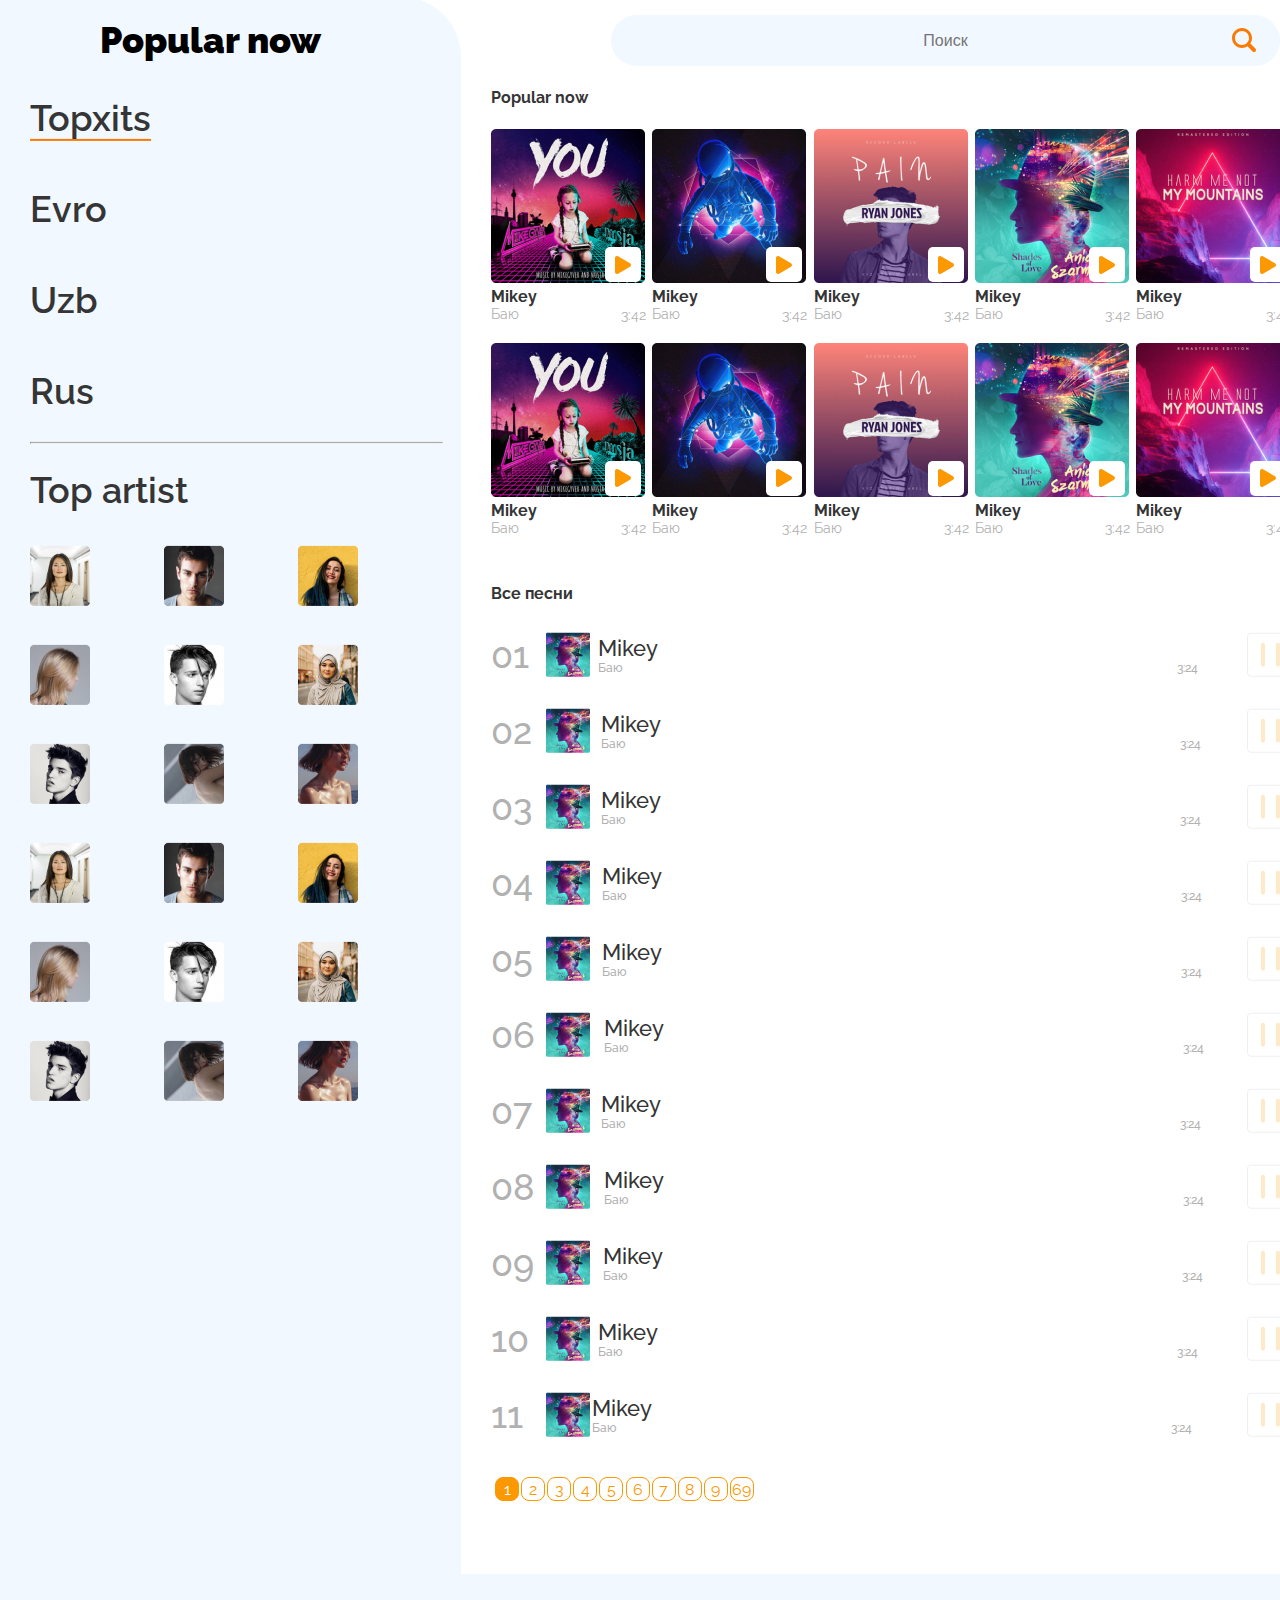
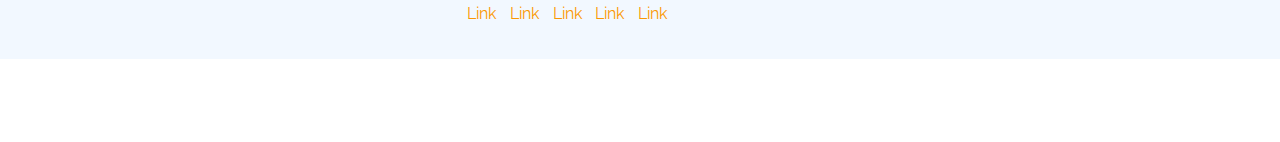
<file: Popularnow/Popularnow/index.html>
<!DOCTYPE html>
<html lang="en">
<head>
    <meta charset="UTF-8">
    <meta http-equiv="X-UA-Compatible" content="IE=edge">
    <meta name="viewport" content="width=device-width, initial-scale=1.0">
    <link rel="stylesheet" href="style/style.css">
    <link rel="stylesheet" href="css/media.css">
    <title>Popular now</title>
</head>
<body>
    <header>
        <div class="container">
            <div class="brand-logo"><a href="#">Popular now</a>
            <div class="hamburger"></div>
            </div>
          
            <form action="#">
                <input type="text" placeholder="Поиск">
                <img src="img/icons/search.svg" alt="">
            </form>
        </div>
    </header>
    <div class="menu">
        <div class="menu-header">
            <nav>
                <li><a href="#" class="tp">Topxits</a></li>
                <li><a href="#">Evro</a></li>
                <li><a href="#">Uzb</a></li>
                <li><a href="#">Rus</a></li>
            </nav> 
            <img src="img/icons/x.svg" alt="" class="close">
         </div>
     </div>
    <main class="main container">
        
        <div class="header__intro">
            <nav>
                <li><a href="#" class="active">Topxits</a></li>
                <li><a href="#">Evro</a></li>
                <li><a href="#">Uzb</a></li>
                <li><a href="#">Rus</a></li>
            </nav>
            <hr>    
            <div class="wrapper">
                <h1>Top artist</h1>
                <div class="top_artis">
                    <div class="artis">
                        <img src="img/artis/r1.png" alt="">
                    </div>
                    <div class="artis">
                        <img src="img/artis/r2.png" alt="">
                    </div>
                    <div class="artis">
                        <img src="img/artis/r3.png" alt="">
                    </div>
                    
                        
                </div>
                   <div class="top_artis">
                    <div class="artis">
                        <img src="img/artis/r4.png" alt="">
                    </div>
                    <div class="artis">
                        <img src="img/artis/r5.png" alt="">
                    </div>
                    <div class="artis">
                        <img src="img/artis/r6.png" alt="">
                    </div>
                    
                        
                </div>      
                <div class="top_artis">
                    <div class="artis">
                        <img src="img/artis/r7.png" alt="">
                    </div>
                    <div class="artis">
                        <img src="img/artis/r8.png" alt="">
                    </div>
                    <div class="artis">
                        <img src="img/artis/r9.png" alt="">
                    </div>
                    
                        
                </div>  
                <div class="top_artis">
                    <div class="artis">
                        <img src="img/artis/r1.png" alt="">
                    </div>
                    <div class="artis">
                        <img src="img/artis/r2.png" alt="">
                    </div>
                    <div class="artis">
                        <img src="img/artis/r3.png" alt="">
                    </div>
                    
                        
                </div>
                   <div class="top_artis">
                    <div class="artis">
                        <img src="img/artis/r4.png" alt="">
                    </div>
                    <div class="artis">
                        <img src="img/artis/r5.png" alt="">
                    </div>
                    <div class="artis">
                        <img src="img/artis/r6.png" alt="">
                    </div>                       
                </div>      
                <div class="top_artis">
                    <div class="artis">
                        <img src="img/artis/r7.png" alt="">
                    </div>
                    <div class="artis">
                        <img src="img/artis/r8.png" alt="">
                    </div>
                    <div class="artis">
                        <img src="img/artis/r9.png" alt="">
                    </div>
                    
                        
                </div> 
            </div>
        </div>
         <div class="album">
            <h2><a href="#">Popular now</a></h2>
            <div class="intro_album">
                <article>
                    <div class="article">
                        <img src="img/songs/y1.png" alt="">
                        <div class="play">
                            <img src="img/icons/play.svg" alt="">
                        </div>
                    </div>
                    <h5><a href="#">Mikey</a>Баю</h5>
                    <span>3:42</span>
                </article>
                <article>
                    <div class="article">
                        <img src="img/artis/y2.png" alt="">
                        <div class="play">
                            <img src="img/icons/play.svg" alt="">
                        </div>
                    </div>
                    <h5><a href="#">Mikey</a>Баю</h5>
                    <span>3:42</span>
                </article>
                <article>
                    <div class="article">
                        <img src="img/y3.png" alt="">
                        <div class="play">
                            <img src="img/icons/play.svg" alt="">
                        </div>
                    </div>
                    <h5><a href="#">Mikey</a>Баю</h5>
                    <span>3:42</span>
                </article>
                <article>
                    <div class="article">
                        <img src="img/y4.png" alt="">
                        <div class="play">
                            <img src="img/icons/play.svg" alt="">
                        </div>
                    </div>
                    <h5><a href="#">Mikey</a>Баю</h5>
                    <span>3:42</span>
                </article>
                <article>
                    <div class="article">
                        <img src="img/y5.png" alt="">
                        <div class="play">
                            <img src="img/icons/play.svg" alt="">
                        </div>
                    </div>
                    <h5><a href="#">Mikey</a>Баю</h5>
                    <span>3:42</span>
                </article>
            </div>
            <div class="intro_album">
                <article>
                    <div class="article">
                        <img src="img/songs/y1.png" alt="">
                        <div class="play">
                            <img src="img/icons/play.svg" alt="">
                        </div>
                    </div>
                    <h5><a href="#">Mikey</a>Баю</h5>
                    <span>3:42</span>
                </article>
                <article>
                    <div class="article">
                        <img src="img/artis/y2.png" alt="">
                        <div class="play">
                            <img src="img/icons/play.svg" alt="">
                        </div>
                    </div>
                    <h5><a href="#">Mikey</a>Баю</h5>
                    <span>3:42</span>
                </article>
                <article>
                    <div class="article">
                        <img src="img/y3.png" alt="">
                        <div class="play">
                            <img src="img/icons/play.svg" alt="">
                        </div>
                    </div>
                    <h5><a href="#">Mikey</a>Баю</h5>
                    <span>3:42</span>
                </article>
                <article>
                    <div class="article">
                        <img src="img/y4.png" alt="">
                        <div class="play">
                            <img src="img/icons/play.svg" alt="">
                        </div>
                    </div>
                    <h5><a href="#">Mikey</a>Баю</h5>
                    <span>3:42</span>
                </article>
                <article>
                    <div class="article">
                        <img src="img/y5.png" alt="">
                        <div class="play">
                            <img src="img/icons/play.svg" alt="">
                        </div>
                    </div>
                    <h5><a href="#">Mikey</a>Баю</h5>
                    <span>3:42</span>
                </article>
            </div>  
        
         
         </div>
         <div class="pesni">
          <div class="title"><a href="#">Все песни</a></div>
          <div class="single">
            <div class="number">01</div>
            <div class="single__img">
                <img src="img/y4.png" alt="">
            </div>
            <h5><a href="full.html">Mikey <span>Баю <p>3:24</p></span></a> </h5>
            <div class="rasume">
                <div class="plus"></div>
            </div>
          </div>
          <div class="single">
            <div class="number">02</div>
            <div class="single__img">
                <img src="img/y4.png" alt="">
            </div>
            <h5><a href="#">Mikey <span>Баю <p>3:24</p></span></a> </h5>
            <div class="rasume">
                <div class="plus"></div>
            </div>
          </div>
          <div class="single">
            <div class="number">03</div>
            <div class="single__img">
                <img src="img/y4.png" alt="">
            </div>
            <h5><a href="#">Mikey <span>Баю <p>3:24</p></span></a> </h5>
            <div class="rasume">
                <div class="plus"></div>
            </div>
          </div>
          <div class="single">
            <div class="number">04</div>
            <div class="single__img">
                <img src="img/y4.png" alt="">
            </div>
            <h5><a href="#">Mikey <span>Баю <p>3:24</p></span></a> </h5>
            <div class="rasume">
                <div class="plus"></div>
            </div>
          </div>
          <div class="single">
            <div class="number">05</div>
            <div class="single__img">
                <img src="img/y4.png" alt="">
            </div>
            <h5><a href="#">Mikey <span>Баю <p>3:24</p></span></a> </h5>
            <div class="rasume">
                <div class="plus"></div>
            </div>
          </div>
          <div class="single">
            <div class="number">06</div>
            <div class="single__img">
                <img src="img/y4.png" alt="">
            </div>
            <h5><a href="#">Mikey <span>Баю <p>3:24</p></span></a> </h5>
            <div class="rasume">
                <div class="plus"></div>
            </div>
          </div>
          <div class="single">
            <div class="number">07</div>
            <div class="single__img">
                <img src="img/y4.png" alt="">
            </div>
            <h5><a href="#">Mikey <span>Баю <p>3:24</p></span></a> </h5>
            <div class="rasume">
                <div class="plus"></div>
            </div>
          </div>
          <div class="single">
            <div class="number">08</div>
            <div class="single__img">
                <img src="img/y4.png" alt="">
            </div>
            <h5><a href="#">Mikey <span>Баю <p>3:24</p></span></a> </h5>
            <div class="rasume">
                <div class="plus"></div>
            </div>
          </div>
          <div class="single">
            <div class="number">09</div>
            <div class="single__img">
                <img src="img/y4.png" alt="">
            </div>
            <h5><a href="#">Mikey <span>Баю <p>3:24</p></span></a> </h5>
            <div class="rasume">
                <div class="plus"></div>
            </div>
          </div>
          <div class="single">
            <div class="number">10</div>
            <div class="single__img">
                <img src="img/y4.png" alt="">
            </div>
            <h5><a href="#">Mikey <span>Баю <p>3:24</p></span></a> </h5>
            <div class="rasume">
                <div class="plus"></div>
            </div>
          </div>
          <div class="single">
            <div class="number">11</div>
            <div class="single__img">
                <img src="img/y4.png" alt="">
            </div>
            <h5><a href="#">Mikey <span>Баю <p>3:24</p></span></a> </h5>
            <div class="rasume">
                <div class="plus"></div>
            </div>
          </div>
        </div>
      <footer>
        <div class="numbers is-numbers">1</div>
        <div class="numbers">2</div>
        <div class="numbers">3</div>
        <div class="numbers">4</div>
        <div class="numbers">5</div>
        <div class="numbers">6</div>
        <div class="numbers">7</div>
        <div class="numbers">8</div>
        <div class="numbers">9</div>
        <div class="numbers">69</div>
      </footer>
        <div class="footer__slow">
            <div class="footer_link">
                <nav>
                    <a href="#">Link</a>
                    <a href="#">Link</a>
                    <a href="#">Link</a>
                    <a href="#">Link</a>
                    <a href="#">Link</a>

                </nav>
            </div>
        </div>
    </main>
    <script src="javascript/javascript.js"></script>

</body>
</html>
</file>
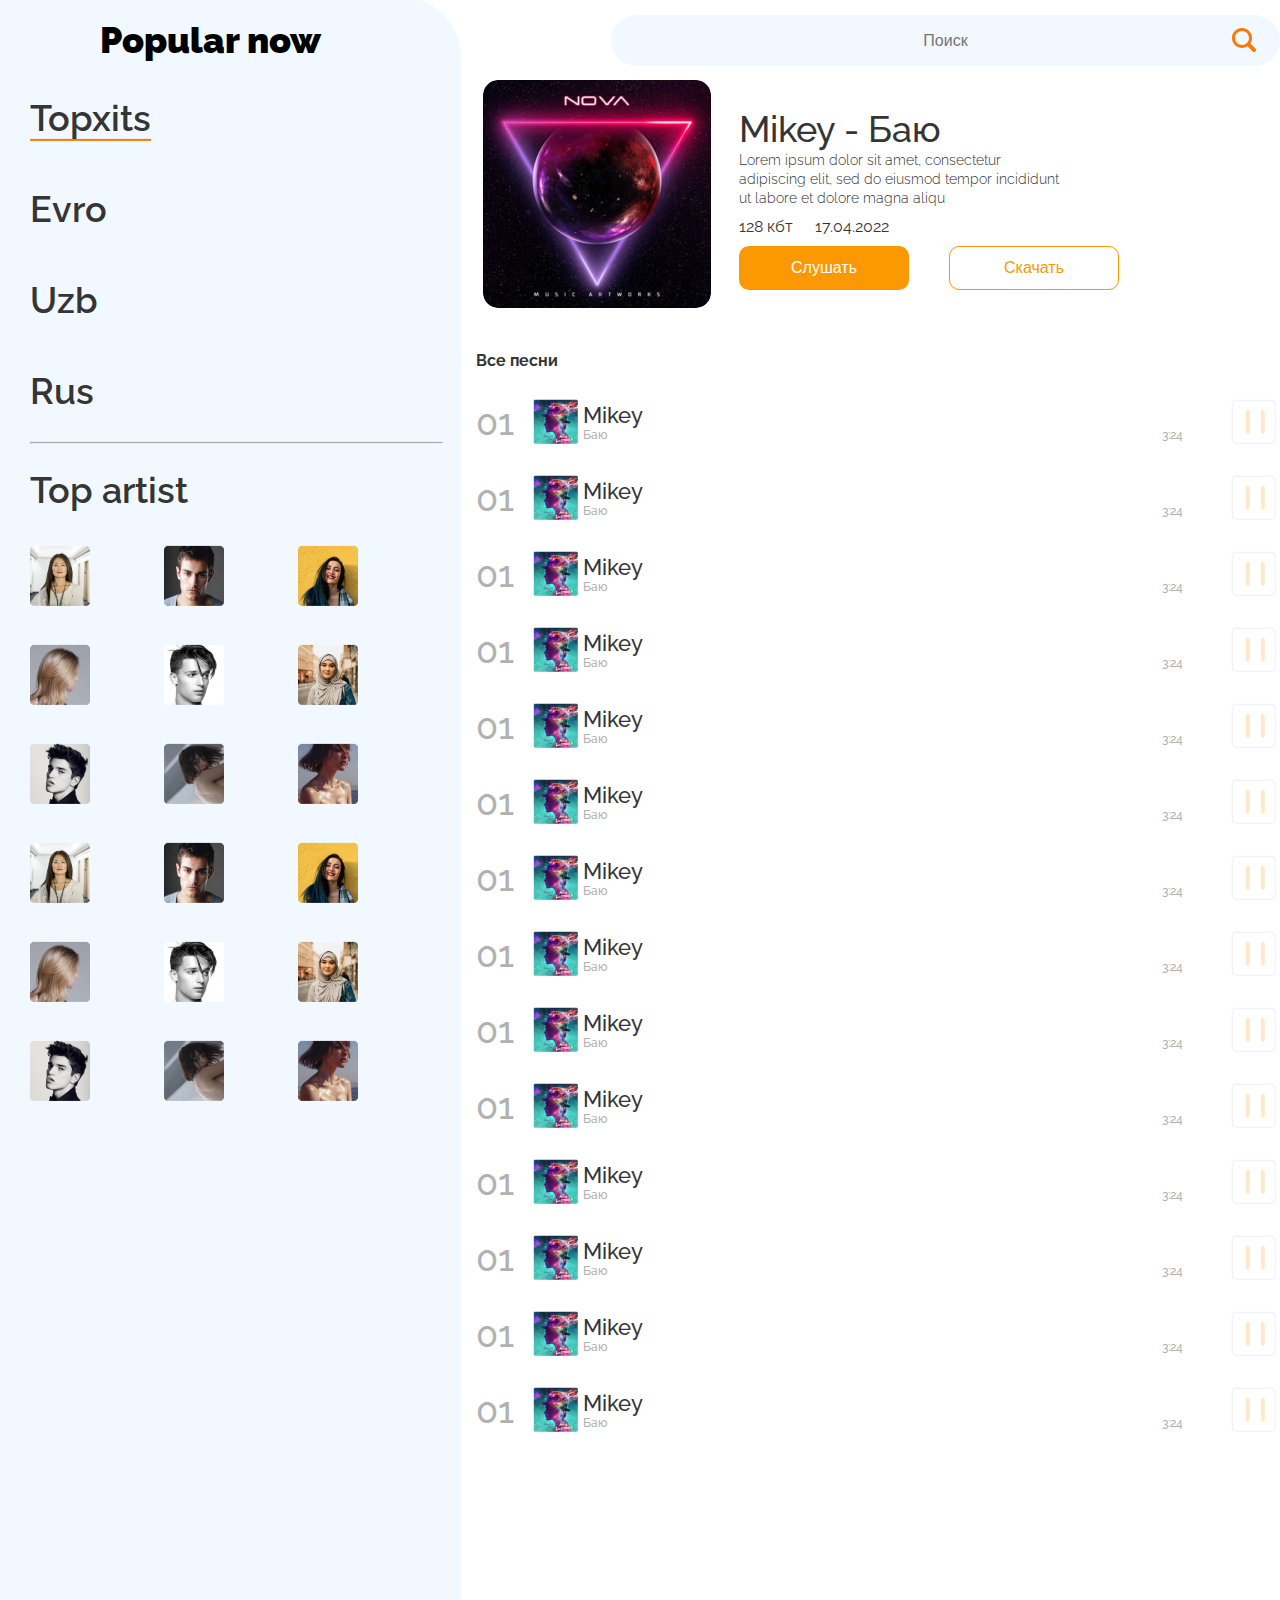
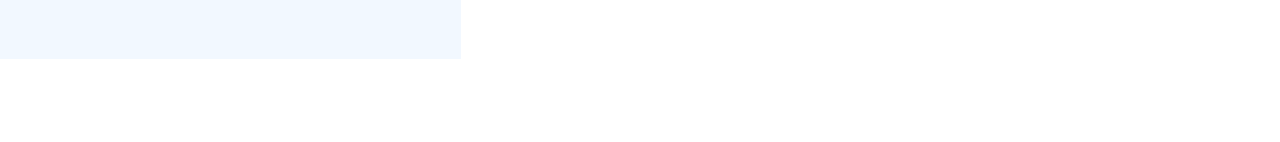
<file: Popularnow/Popularnow/full.html>
<!DOCTYPE html>
<html lang="en">
<head>
    <meta charset="UTF-8">
    <meta http-equiv="X-UA-Compatible" content="IE=edge">
    <meta name="viewport" content="width=device-width, initial-scale=1.0">
    <link rel="stylesheet" href="scss/full.css">
    <link rel="stylesheet" href="css/mediafull.css">
    <title>Popular now</title>
</head>
<body>
    <header>
        <div class="container">
            <div class="brand-logo"><a href="index.html">Popular now</a></div>
            <form action="#">
                <input type="text" placeholder="Поиск">
                <img src="img/icons/search.svg" alt="">
            </form>
        </div>
    </header>
    <main class="main container">
        <div class="header__intro">
            <nav>
                <li><a href="#" class="active">Topxits</a></li>
                <li><a href="#">Evro</a></li>
                <li><a href="#">Uzb</a></li>
                <li><a href="#">Rus</a></li>
            </nav>
            <hr>    
            <div class="wrapper">
                <h1>Top artist</h1>
                <div class="top_artis">
                    <div class="artis">
                        <img src="img/artis/r1.png" alt="">
                    </div>
                    <div class="artis">
                        <img src="img/artis/r2.png" alt="">
                    </div>
                    <div class="artis">
                        <img src="img/artis/r3.png" alt="">
                    </div>
                    
                        
                </div>
                   <div class="top_artis">
                    <div class="artis">
                        <img src="img/artis/r4.png" alt="">
                    </div>
                    <div class="artis">
                        <img src="img/artis/r5.png" alt="">
                    </div>
                    <div class="artis">
                        <img src="img/artis/r6.png" alt="">
                    </div>
                    
                        
                </div>      
                <div class="top_artis">
                    <div class="artis">
                        <img src="img/artis/r7.png" alt="">
                    </div>
                    <div class="artis">
                        <img src="img/artis/r8.png" alt="">
                    </div>
                    <div class="artis">
                        <img src="img/artis/r9.png" alt="">
                    </div>
                    
                        
                </div>  
                <div class="top_artis">
                    <div class="artis">
                        <img src="img/artis/r1.png" alt="">
                    </div>
                    <div class="artis">
                        <img src="img/artis/r2.png" alt="">
                    </div>
                    <div class="artis">
                        <img src="img/artis/r3.png" alt="">
                    </div>
                    
                        
                </div>
                   <div class="top_artis">
                    <div class="artis">
                        <img src="img/artis/r4.png" alt="">
                    </div>
                    <div class="artis">
                        <img src="img/artis/r5.png" alt="">
                    </div>
                    <div class="artis">
                        <img src="img/artis/r6.png" alt="">
                    </div>                       
                </div>      
                <div class="top_artis">
                    <div class="artis">
                        <img src="img/artis/r7.png" alt="">
                    </div>
                    <div class="artis">
                        <img src="img/artis/r8.png" alt="">
                    </div>
                    <div class="artis">
                        <img src="img/artis/r9.png" alt="">
                    </div>
                    
                        
                </div> 
            </div>
        </div>
          <div class="pesni " >
            <div class="title"><a href="#">Все песни</a></div>
            <div class="single">
              <div class="number">01</div>
              <div class="single__img">
                  <img src="img/y4.png" alt="">
              </div>
              <h5><a href="full.html">Mikey <span>Баю <p>3:24</p></span></a> </h5>
              <div class="rasume">
                  <div class="plus"></div>
              </div>
            </div>
            <div class="single">
                <div class="number">01</div>
                <div class="single__img">
                    <img src="img/y4.png" alt="">
                </div>
                <h5><a href="full.html">Mikey <span>Баю <p>3:24</p></span></a> </h5>
                <div class="rasume">
                    <div class="plus"></div>
                </div>
              </div>
              <div class="single">
                <div class="number">01</div>
                <div class="single__img">
                    <img src="img/y4.png" alt="">
                </div>
                <h5><a href="full.html">Mikey <span>Баю <p>3:24</p></span></a> </h5>
                <div class="rasume">
                    <div class="plus"></div>
                </div>
              </div>
              <div class="single">
                <div class="number">01</div>
                <div class="single__img">
                    <img src="img/y4.png" alt="">
                </div>
                <h5><a href="full.html">Mikey <span>Баю <p>3:24</p></span></a> </h5>
                <div class="rasume">
                    <div class="plus"></div>
                </div>
              </div>
              <div class="single">
                <div class="number">01</div>
                <div class="single__img">
                    <img src="img/y4.png" alt="">
                </div>
                <h5><a href="full.html">Mikey <span>Баю <p>3:24</p></span></a> </h5>
                <div class="rasume">
                    <div class="plus"></div>
                </div>
              </div>
              <div class="single">
                <div class="number">01</div>
                <div class="single__img">
                    <img src="img/y4.png" alt="">
                </div>
                <h5><a href="full.html">Mikey <span>Баю <p>3:24</p></span></a> </h5>
                <div class="rasume">
                    <div class="plus"></div>
                </div>
              </div>
              <div class="single">
                <div class="number">01</div>
                <div class="single__img">
                    <img src="img/y4.png" alt="">
                </div>
                <h5><a href="full.html">Mikey <span>Баю <p>3:24</p></span></a> </h5>
                <div class="rasume">
                    <div class="plus"></div>
                </div>
              </div>    <div class="single">
                <div class="number">01</div>
                <div class="single__img">
                    <img src="img/y4.png" alt="">
                </div>
                <h5><a href="full.html">Mikey <span>Баю <p>3:24</p></span></a> </h5>
                <div class="rasume">
                    <div class="plus"></div>
                </div>
              </div>    <div class="single">
                <div class="number">01</div>
                <div class="single__img">
                    <img src="img/y4.png" alt="">
                </div>
                <h5><a href="full.html">Mikey <span>Баю <p>3:24</p></span></a> </h5>
                <div class="rasume">
                    <div class="plus"></div>
                </div>
              </div>    <div class="single">
                <div class="number">01</div>
                <div class="single__img">
                    <img src="img/y4.png" alt="">
                </div>
                <h5><a href="full.html">Mikey <span>Баю <p>3:24</p></span></a> </h5>
                <div class="rasume">
                    <div class="plus"></div>
                </div>
              </div>    <div class="single">
                <div class="number">01</div>
                <div class="single__img">
                    <img src="img/y4.png" alt="">
                </div>
                <h5><a href="full.html">Mikey <span>Баю <p>3:24</p></span></a> </h5>
                <div class="rasume">
                    <div class="plus"></div>
                </div>
              </div>    <div class="single">
                <div class="number">01</div>
                <div class="single__img">
                    <img src="img/y4.png" alt="">
                </div>
                <h5><a href="full.html">Mikey <span>Баю <p>3:24</p></span></a> </h5>
                <div class="rasume">
                    <div class="plus"></div>
                </div>
              </div>    <div class="single">
                <div class="number">01</div>
                <div class="single__img">
                    <img src="img/y4.png" alt="">
                </div>
                <h5><a href="full.html">Mikey <span>Баю <p>3:24</p></span></a> </h5>
                <div class="rasume">
                    <div class="plus"></div>
                </div>
              </div>    <div class="single">
                <div class="number">01</div>
                <div class="single__img">
                    <img src="img/y4.png" alt="">
                </div>
                <h5><a href="full.html">Mikey <span>Баю <p>3:24</p></span></a> </h5>
                <div class="rasume">
                    <div class="plus"></div>
                </div>
              </div>
              <div class="rasume">
                  <div class="plus"></div>
              </div>
            </div>
          </div>
        <div class="fullstory">
            <article class="music__artis">
                
            </article>
            <div class="artis__title">
                <h1>Mikey - Баю</h1>
                <span>Lorem ipsum dolor sit amet, consectetur adipiscing elit, sed do eiusmod tempor incididunt ut labore et dolore magna aliqu</span>
                <h5>128 кбт<p class="p">17.04.2022</p></h5>
                <div class="btn_wrapper">
                    <button class="o-pay">Слушать</button>
                    <button class="btn">Скачать</button>
                </div>
            </div>
        </div>
      
    </main>
</body>
</html>
</file>
<file: Popularnow/Popularnow/style/style.css>
@import url("https://fonts.googleapis.com/css2?family=Raleway:wght@100;200;300;400;500;600;700;800;900&display=swap");
body {
  font-family: "Raleway", sans-serif;
}

* {
  box-sizing: border-box;
  margin: 0;
  padding: 0;
}

a {
  text-decoration: none;
  color: black;
}

.container {
  display: flex;
  max-width: 1300px;
  width: 100%;
  margin: 0 auto;
}

.menu {
  display: none;
  position: fixed;
  width: 100%;
  height: 845px;
  box-shadow: 0px 4px 197px rgba(0, 0, 0, 0.25);
  border-radius: 0px 20px 20px 0px;
  background: rgb(255, 255, 255);
  background: rgba(255, 255, 255, 0.5);
  -webkit-backdrop-filter: blur(34px);
          backdrop-filter: blur(34px);
  z-index: 1;
}
.menu.acitve__modal {
  display: block;
}
.menu .menu-header {
  position: relative;
  width: 304px;
  height: 845px;
  background-color: #FFFFFF;
  box-shadow: 0px 4px 197px rgba(0, 0, 0, 0.25);
  border-radius: 0px 20px 20px 0px;
}
.menu .menu-header .close {
  position: absolute;
  top: 15px;
  right: 15px;
  cursor: pointer;
}
.menu .menu-header nav {
  display: flex;
  justify-content: space-between;
  flex-direction: column;
  width: -webkit-max-content;
  width: -moz-max-content;
  width: max-content;
  height: 250px;
  transform: translateY(127px);
}
.menu .menu-header nav .tp {
  border-bottom: 2px solid #F97A05;
}
.menu .menu-header nav li {
  list-style: none;
}
.menu .menu-header nav li a {
  text-decoration: none;
  font-weight: 600;
  font-size: 36px;
  line-height: 42px;
  color: #353535;
  transform: translateY(-100px);
  transition: 0.5s;
  border-bottom: 2px solid transparent;
}
.menu .menu-header nav li a:hover {
  border-bottom: 2px solid #F97A05;
}

header {
  width: 100%;
  height: 80px;
}
header .brand-logo {
  display: flex;
  align-items: center;
  width: 60%;
  height: 80px;
  font-weight: 900;
  font-size: 36px;
  line-height: 42px;
  color: #353535;
  z-index: 999;
  margin-left: 100px;
}
header .brand-logo .hamburger {
  width: 32px;
  height: 3px;
  background-color: #FB9802;
  border-radius: 1px;
  transform: translate(583px, -8px);
  cursor: pointer;
  display: none;
}
header .brand-logo .hamburger::before {
  display: block;
  content: "";
  width: 17px;
  height: 3px;
  background-color: #FB9802;
  border-radius: 1px;
  transform: translate(8px, 10px);
}
header .brand-logo .hamburger::after {
  display: block;
  content: "";
  width: 32px;
  height: 3px;
  background-color: #FB9802;
  border-radius: 1px;
  transform: translate(1px, 17px);
}
header form {
  position: relative;
  display: flex;
  align-items: center;
  width: -webkit-max-content;
  width: -moz-max-content;
  width: max-content;
  height: 80px;
}
header form input {
  border: none;
  background-color: #F2F8FF;
  border-radius: 95px;
  padding: 16px 231px;
  font-weight: 400;
  font-size: 16px;
  line-height: 19px;
  color: #787878;
  text-align: center;
}
header form img {
  position: absolute;
  right: 20px;
  cursor: pointer;
}

.main {
  position: relative;
  width: 100%;
}
.main .header__intro {
  width: 461px;
  height: 1662px;
  background-color: #F2F8FF;
  border-radius: 0px 60px 0px 0px;
  transform: translateY(-5%);
}
.main .header__intro nav {
  display: flex;
  flex-direction: column;
  justify-content: space-between;
  margin-top: 100px;
  margin-left: 30px;
  width: 50vh;
  height: 35vh;
}
.main .header__intro nav li {
  list-style: none;
}
.main .header__intro nav li a {
  font-weight: 600;
  font-size: 36px;
  line-height: 42px;
  color: #353535;
  transition: 0.5s;
  border-bottom: 2px solid transparent;
}
.main .header__intro nav li a:hover {
  border-bottom: 2px solid #F97A05;
}
.main .header__intro nav li .active {
  border-bottom: 2px solid #F97A05;
}
.main .header__intro hr {
  margin-left: 30px;
  margin-top: 30px;
  width: 412.5px;
  margin-bottom: 25px;
}
.main .header__intro .wrapper {
  width: 100%;
}
.main .header__intro .wrapper h1 {
  font-weight: 600;
  font-size: 36px;
  line-height: 42px;
  color: #353535;
  margin-left: 30px;
}
.main .header__intro .wrapper .top_artis {
  display: flex;
  justify-content: space-between;
  width: 328px;
  margin-left: 30px;
  margin-top: 35px;
}
.main .header__intro .wrapper .top_artis img {
  cursor: pointer;
  transition: 0.5s;
}
.main .header__intro .wrapper .top_artis img:hover {
  transform: translateY(-5px);
}

.album {
  display: flex;
  flex-direction: column;
  justify-content: space-between;
  width: 850px;
  height: 456px;
}
.album h2 a {
  font-weight: 700;
  font-size: 16px;
  line-height: 19px;
  color: #353535;
  margin-left: 30px;
}
.album .intro_album {
  display: flex;
  justify-content: space-between;
  width: 800px;
  height: 200px;
  margin-left: 30px;
  margin-top: 20px;
}
.album .intro_album .article {
  position: relative;
  width: 155px;
  transition: 0.2s;
}
.album .intro_album .article:hover {
  transform: translateY(-3px);
}
.album .intro_album .article img {
  cursor: pointer;
}
.album .intro_album .article .play {
  display: flex;
  align-items: center;
  justify-content: center;
  position: absolute;
  bottom: 5px;
  cursor: pointer;
  right: 5px;
  width: 36px;
  height: 35px;
  background-color: #FFFFFF;
  border-radius: 5px;
}
.album .intro_album article {
  width: 155px;
  position: relative;
}
.album .intro_album article h5 {
  display: flex;
  flex-direction: column;
  font-weight: 400;
  font-size: 14px;
  line-height: 16px;
  color: #B0B0B0;
  cursor: pointer;
}
.album .intro_album article h5 a {
  font-weight: 700;
  font-size: 16px;
  line-height: 19px;
  color: #353535;
}
.album .intro_album article span {
  position: absolute;
  font-weight: 400;
  font-size: 14px;
  line-height: 16px;
  color: #B0B0B0;
  bottom: 0;
  right: 0;
}

.pesni {
  width: 800px;
  height: 775px;
  transform: translate(-100%, 65%);
}
.pesni .title a {
  font-weight: 700;
  font-size: 16px;
  line-height: 19px;
  color: #353535;
}
.pesni .single {
  position: relative;
  display: flex;
  align-items: center;
  width: 800px;
  height: 48px;
  margin-top: 28px;
}
.pesni .single .single__img {
  display: flex;
  align-items: center;
  width: 44px;
  height: 48px;
}
.pesni .single .single__img img {
  width: 44px;
  height: 44px;
  position: absolute;
  left: 55px;
}
.pesni .single .number {
  font-weight: 500;
  font-size: 36px;
  line-height: 42px;
  color: #B1B1B1;
  margin-right: 20px;
}
.pesni .single h5 {
  margin-left: 5px;
}
.pesni .single h5 a {
  display: flex;
  flex-direction: column;
  font-weight: 500;
  font-size: 22px;
  line-height: 26px;
  color: #353535;
}
.pesni .single h5 a span {
  display: flex;
  justify-content: space-between;
  width: 600px;
  font-weight: 500;
  font-size: 12px;
  line-height: 14px;
  color: #B1B1B1;
}
.pesni .single .rasume {
  position: absolute;
  right: 0;
  display: flex;
  align-items: center;
  width: 44px;
  height: 44px;
  opacity: 0.2;
  border: 1px solid #B1B1B1;
  border-radius: 4px;
  cursor: pointer;
  margin-left: 50px;
}
.pesni .single .rasume .plus {
  display: block;
  width: 4px;
  height: 24px;
  background: #FB9802;
  border-radius: 10px;
  margin-left: 13px;
  cursor: pointer;
}
.pesni .single .rasume .plus::before {
  content: "";
  display: block;
  width: 4px;
  height: 24px;
  background: #FB9802;
  border-radius: 10px;
  margin-left: 15px;
}

footer {
  display: flex;
  justify-content: space-between;
  position: absolute;
  width: 259px;
  height: 25px;
  left: 495px;
  bottom: 240px;
}
footer .numbers {
  display: flex;
  width: 24px;
  height: 24px;
  align-items: center;
  justify-content: center;
  cursor: pointer;
  font-weight: 400;
  font-size: 16px;
  line-height: 19px;
  color: #FB9802;
  transition: 0.5s;
  border: 1px solid #FB9802;
  border-radius: 8px;
  background-color: transparent;
}
footer .numbers:hover {
  background-color: #FB9802;
  border-radius: 8px;
  color: white;
}
footer .numbers.is-numbers {
  color: white;
  background-color: #FB9802;
  border-radius: 8px;
}

.footer__slow {
  position: absolute;
  width: 984px;
  height: 85px;
  background: #F2F8FF;
  bottom: 83px;
  left: 297px;
  border-radius: 0px;
}
.footer__slow .footer_link {
  width: 200px;
  height: 19px;
  margin-left: 170px;
}
.footer__slow .footer_link nav {
  display: flex;
  justify-content: space-between;
  width: 200px;
  margin-top: 30px;
  height: 19px;
}
.footer__slow .footer_link nav a {
  font-weight: 400;
  font-size: 16px;
  line-height: 19px;
  color: #FB9802;
}/*# sourceMappingURL=style.css.map */
</file>
<file: Popularnow/Popularnow/css/media.css>
@media only screen and (max-width: 1136px) {
    header form{
        margin-right: -370px;
        }
  }


  @media only screen and (max-width: 646px) {
    header form input{
        padding: 16px 155px;
        margin-left: -93px
    }
  }

  @media only screen and (max-width: 548px) {
    header form input{
        margin-left: 60px
    }
    header .brand-logo .hamburger{
        display: block;
    }
 
  }

  
  @media only screen and (max-width: 768px) {
    header form input{
        margin-left: -5px;
        padding: 16px 132px;
    }
    header form{
        margin-right: -370px;
        }
     
        .main .header__intro{
            display: none;
        }
        .main .header__intro::before{
            display: block;
            content: '';
            width: 50px;
            height: 50px;
            background-color: red;
        }
        .album{
            margin-left: 70px;
        }
        .footer__slow{
            width: 708px;
            bottom: -100%;
            left: 151px;
        }
        .album .intro_album{
            width: 846px;
        }
        footer{
            left: 150px;
            bottom: -85%;
        }
        .pesni{
            transform: translate(-103%, 65%);
        }
  }

  @media only screen and (max-width: 425px){
    header form{
        display: none;
    }
    .album .intro_album article:nth-child(4){
        display: none;
    }
    .album .intro_album article:nth-child(5){
        display: none;
    }
    .album .intro_album{
        width: 699px;
    }
    .pesni{
        width: 116px;
        margin-left: -700px;
    }
    .pesni .single{
        width: 425px;
    }
    .pesni .single .rasume{
        left: 150%;
    }

    .pesni .single .number{
        margin-right: 66px;
    }
    .pesni .single h5 a span{
        width: 553px;
    }
    header .brand-logo .hamburger{
        margin-left: -163px;
    }
  }

  @media only screen and (max-width: 330px){
    .pesni{
        margin-left: -180%;
    }
    .footer__slow{
        transform: translate(-58px, 10px);
    }
    header .brand-logo .hamburger{
        margin-left: -166px
    }
  }

  @media only screen and (max-width: 310px){
    .pesni{
        transform: translate(-189px, 502px);
   }
    .pesni .single .rasume{
        margin-left: 27px;
    }
    .pesni .single h5 a span{
        width: 530px;
    }
    header .brand-logo .hamburger{
        margin-left: -216px;
    }
  }
</file>
<file: Popularnow/Popularnow/scss/full.css>
@import url("https://fonts.googleapis.com/css2?family=Raleway:wght@100;200;300;400;500;600;700;800;900&display=swap");
body {
  font-family: "Raleway", sans-serif;
}

* {
  box-sizing: border-box;
  margin: 0;
  padding: 0;
}

a {
  text-decoration: none;
  color: black;
}

.container {
  position: relative;
  display: flex;
  max-width: 1300px;
  width: 100%;
  margin: 0 auto;
}

header {
  width: 100%;
  height: 80px;
}
header .brand-logo {
  display: flex;
  align-items: center;
  width: 60%;
  height: 80px;
  font-weight: 900;
  font-size: 36px;
  line-height: 42px;
  color: #353535;
  z-index: 999;
  margin-left: 100px;
}
header form {
  position: relative;
  display: flex;
  align-items: center;
  width: -webkit-max-content;
  width: -moz-max-content;
  width: max-content;
  height: 80px;
}
header form input {
  border: none;
  background-color: #F2F8FF;
  border-radius: 95px;
  padding: 16px 231px;
  font-weight: 400;
  font-size: 16px;
  line-height: 19px;
  color: #787878;
  text-align: center;
}
header form img {
  position: absolute;
  right: 20px;
  cursor: pointer;
}

.header__intro {
  width: 461px;
  height: 1662px;
  background-color: #F2F8FF;
  border-radius: 0px 60px 0px 0px;
  transform: translateY(-5%);
}
.header__intro nav {
  display: flex;
  flex-direction: column;
  justify-content: space-between;
  margin-top: 100px;
  margin-left: 30px;
  width: 50vh;
  height: 35vh;
}
.header__intro nav li {
  list-style: none;
}
.header__intro nav li a {
  font-weight: 600;
  font-size: 36px;
  line-height: 42px;
  color: #353535;
  transition: 0.5s;
  border-bottom: 2px solid transparent;
}
.header__intro nav li a:hover {
  border-bottom: 2px solid #F97A05;
}
.header__intro nav li .active {
  border-bottom: 2px solid #F97A05;
}
.header__intro hr {
  margin-left: 30px;
  margin-top: 30px;
  width: 412.5px;
  margin-bottom: 25px;
}
.header__intro .wrapper {
  width: 100%;
}
.header__intro .wrapper h1 {
  font-weight: 600;
  font-size: 36px;
  line-height: 42px;
  color: #353535;
  margin-left: 30px;
}
.header__intro .wrapper .top_artis {
  display: flex;
  justify-content: space-between;
  width: 328px;
  margin-left: 30px;
  margin-top: 35px;
}
.header__intro .wrapper .top_artis img {
  cursor: pointer;
  transition: 0.5s;
}
.header__intro .wrapper .top_artis img:hover {
  transform: translateY(-5px);
}

.fullstory {
  position: relative;
  width: 622px;
  height: -webkit-max-content;
  height: -moz-max-content;
  height: max-content;
  margin-left: 22px;
}
.fullstory .music__artis {
  width: 228px;
  height: 228px;
  background-image: url(../img/Rectangle\ 41.jpg);
  background-size: cover;
  border-radius: 15px;
  cursor: pointer;
}
.fullstory .artis__title {
  position: absolute;
  width: 331px;
  height: 130px;
  margin-top: -200px;
  margin-left: 256px;
}
.fullstory .artis__title h1 {
  font-weight: 500;
  font-size: 36px;
  line-height: 42px;
  color: #353535;
}
.fullstory .artis__title span {
  font-weight: 300;
  font-size: 14px;
  line-height: 16px;
  color: #323232;
}
.fullstory .artis__title h5 {
  display: flex;
  justify-content: space-between;
  width: 150px;
  font-weight: 400;
  font-size: 16px;
  line-height: 19px;
  color: #353535;
  margin-top: 10px;
}
.fullstory .artis__title h5 .p {
  font-weight: 400;
  font-size: 16px;
  line-height: 19px;
  color: #353535;
}
.fullstory .artis__title .btn_wrapper {
  display: flex;
  justify-content: space-between;
  width: 380px;
  margin-top: 10px;
}
.fullstory .artis__title .btn_wrapper .o-pay {
  width: 170px;
  height: 44px;
  background-color: #FB9802;
  border-radius: 10px;
  border: none;
  font-weight: 400;
  font-size: 16px;
  line-height: 22px;
  color: #FFFFFF;
  transition: 0.5s;
  cursor: pointer;
}
.fullstory .artis__title .btn_wrapper .o-pay:hover {
  background-color: #f1c075;
}
.fullstory .artis__title .btn_wrapper .btn {
  width: 170px;
  height: 44px;
  border: 1px solid #FB9802;
  border-radius: 10px;
  font-weight: 400;
  font-size: 16px;
  line-height: 22px;
  color: #FB9802;
  background-color: white;
  transition: 0.5s;
  cursor: pointer;
}
.fullstory .artis__title .btn_wrapper .btn:hover {
  box-shadow: 0px 3px 15px;
}

.pesni {
  position: absolute;
  width: 793px;
  transform: translate(60%, 25%);
}
.pesni .title a {
  font-weight: 700;
  font-size: 16px;
  line-height: 19px;
  color: #353535;
}
.pesni .single {
  position: relative;
  display: flex;
  align-items: center;
  width: 800px;
  height: 48px;
  margin-top: 28px;
}
.pesni .single .single__img {
  display: flex;
  align-items: center;
  width: 44px;
  height: 48px;
}
.pesni .single .single__img img {
  width: 44px;
  height: 44px;
}
.pesni .single .number {
  font-weight: 500;
  font-size: 36px;
  line-height: 42px;
  color: #B1B1B1;
  margin-right: 20px;
}
.pesni .single h5 {
  margin-left: 5px;
}
.pesni .single h5 a {
  display: flex;
  flex-direction: column;
  font-weight: 500;
  font-size: 22px;
  line-height: 26px;
  color: #353535;
}
.pesni .single h5 a span {
  display: flex;
  justify-content: space-between;
  width: 600px;
  font-weight: 500;
  font-size: 12px;
  line-height: 14px;
  color: #B1B1B1;
}
.pesni .single .rasume {
  position: absolute;
  right: 0;
  display: flex;
  align-items: center;
  width: 44px;
  height: 44px;
  opacity: 0.2;
  border: 1px solid #B1B1B1;
  border-radius: 4px;
  cursor: pointer;
  margin-left: 50px;
}
.pesni .single .rasume .plus {
  display: block;
  width: 4px;
  height: 24px;
  background: #FB9802;
  border-radius: 10px;
  margin-left: 13px;
  cursor: pointer;
}
.pesni .single .rasume .plus::before {
  content: "";
  display: block;
  width: 4px;
  height: 24px;
  background: #FB9802;
  border-radius: 10px;
  margin-left: 15px;
}/*# sourceMappingURL=full.css.map */
</file>
<file: Popularnow/Popularnow/css/mediafull.css>
@media only screen and (max-width: 1029px){
    header form{
        transform: translateX(-50px);
      }
      header .brand-logo{
        transform: translate(108px, -18px);
      }
    .header__intro{
        display: none;
    }
    .fullstory{
        margin-left: 126px;
        margin-top: 39px;
    }
    .pesni{
        transform: translate(86px, 295px);
 }
    .fullstory .artis__title{
        margin-top: -200px;
        margin-left: 180px;
    }
    .fullstory .music__artis{
        transform: translateX(-198px);
    }
    header form input{
        padding: 16px 171px;
    }
}
@media only screen and (max-width: 1064px){
    header form{
        transform: translate(109px, 0px)
    }
}

@media only screen and (max-width: 910px){
    header form{
        transform: translateX(-14px);

    }
    .pesni {
        transform: translate(58px, 295px);
    }
}

@media only screen and (max-width: 886px){
    header form{
        display: none;
    }
    .fullstory .music__artis{
        transform: translate(98px, -27px);
     }
    .fullstory .artis__title{
        margin-top: -6px;
        margin-left: 51px;
    
    }
    .pesni{
        width: 135px;
        margin-top: 170px;
        margin-left: -11px;
    
    }
    .fullstory .artis__title .btn_wrapper .o-pay{
        transform: translate(-4px, 0px);
    }
    .fullstory .artis__title .btn_wrapper .btn{
        transform: translate(-2px, 0px);
    }
    .pesni .single{
        width: 601px;
    }
    .pesni .single h5 a span{
        width: 440px;
    }
}

@media only screen and (max-width: 962px){
    .fullstory{
        margin-left: 184px;
    }
    .pesni{
        transform: translate(194px, 308px);
    }
    header .brand-logo{
        transform: translateX(171px);
    }
}

@media only screen and (max-width: 962px){
    .pesni{
        transform: translate(66px, 308px);
    }
    .fullstory{
        margin-left: 123px;
    }
    header .brand-logo{
        transform: translateX(124px);
    }
}
</file>
